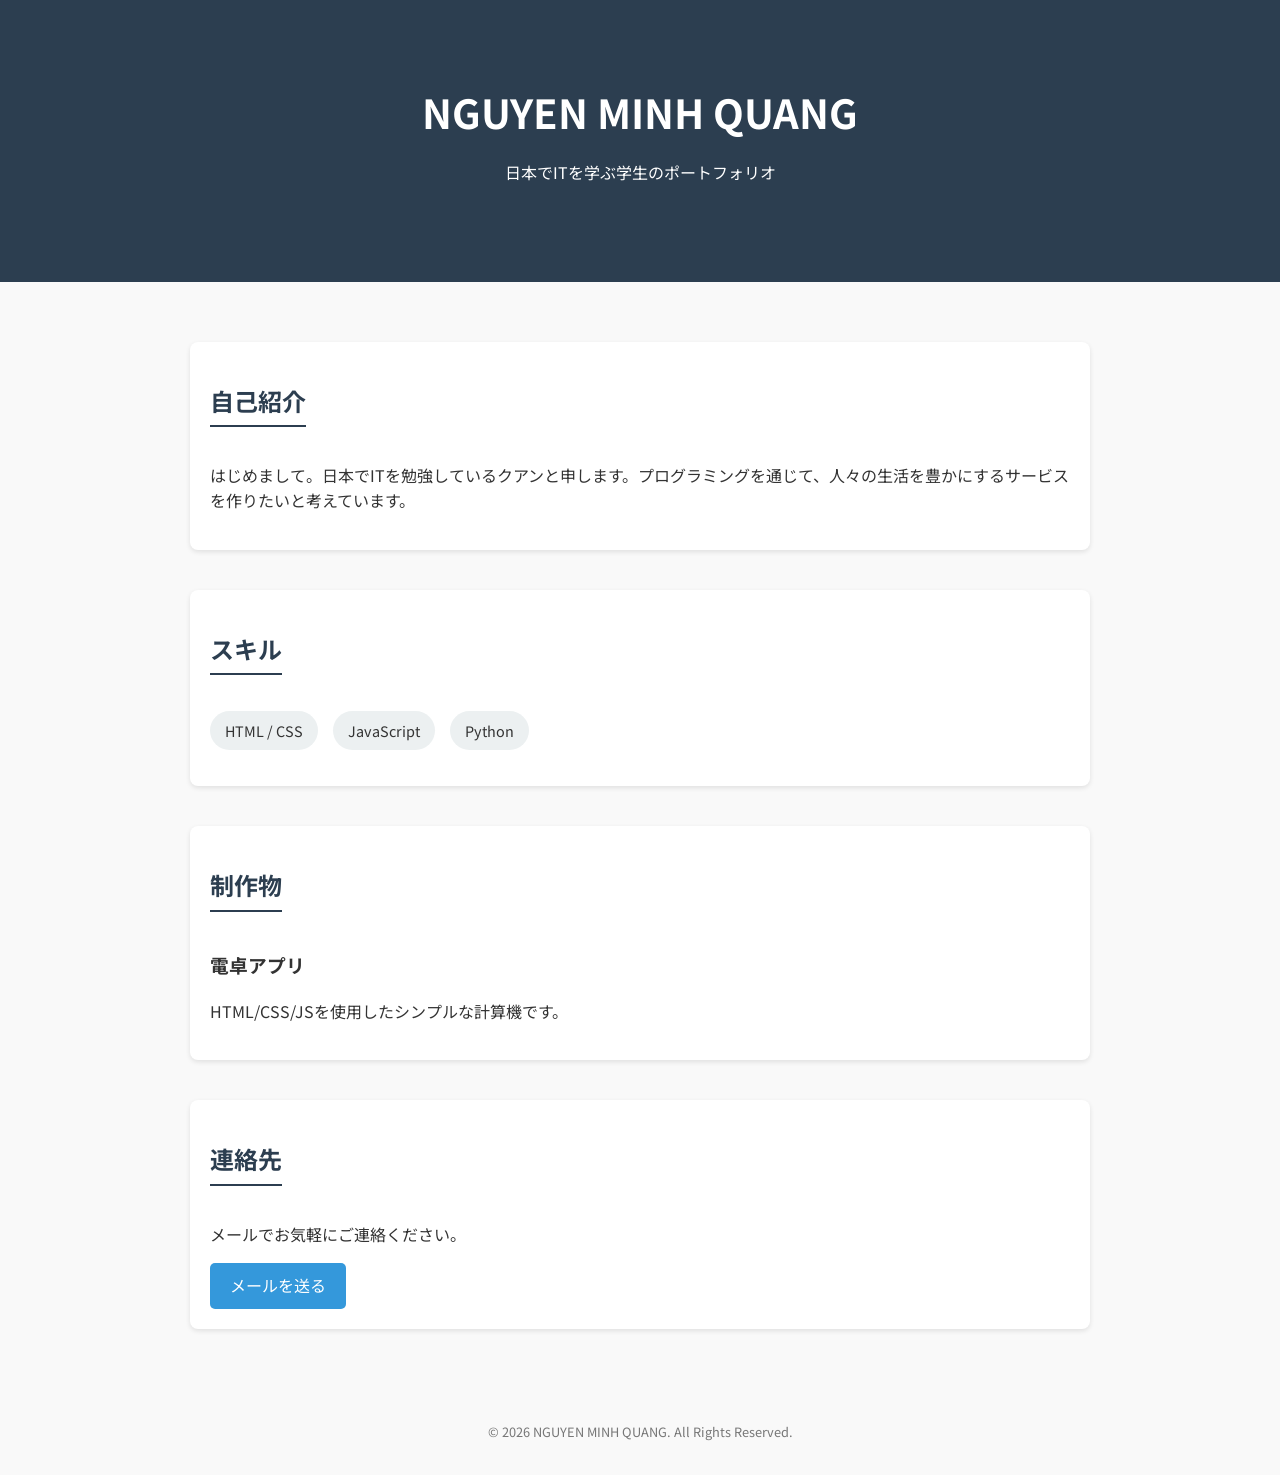
<file: index.html>
<!DOCTYPE html>
<html lang="ja">
<head>
    <meta charset="UTF-8">
    <meta name="viewport" content="width=device-width, initial-scale=1.0">
    <title>グエン・ミン・クアン | ポートフォリオ</title>
    <link rel="stylesheet" href="style.css">
    <link href="https://fonts.googleapis.com/css2?family=Noto+Sans+JP:wght@400;700&display=swap" rel="stylesheet">
</head>
<body>

    <header>
        <div class="container">
            <h1>NGUYEN MINH QUANG</h1>
            <p>日本でITを学ぶ学生のポートフォリオ</p>
        </div>
    </header>

    <main class="container">
        <section id="about">
            <h2>自己紹介</h2>
            <p>はじめまして。日本でITを勉強しているクアンと申します。プログラミングを通じて、人々の生活を豊かにするサービスを作りたいと考えています。</p>
        </section>

        <section id="skills">
            <h2>スキル</h2>
            <ul>
                <li>HTML / CSS</li>
                <li>JavaScript</li>
                <li>Python</li>
            </ul>
        </section>

        <section id="projects">
            <h2>制作物</h2>
            <div class="project-card">
                <h3>電卓アプリ</h3>
                <p>HTML/CSS/JSを使用したシンプルな計算機です。</p>
            </div>
        </section>

        <section id="contact">
            <h2>連絡先</h2>
            <p>メールでお気軽にご連絡ください。</p>
            <a href="mailto:your-email@example.com" class="btn">メールを送る</a>
        </section>
    </main>

    <footer>
        <p>&copy; 2026 NGUYEN MINH QUANG. All Rights Reserved.</p>
    </footer>

</body>
</html>
</file>
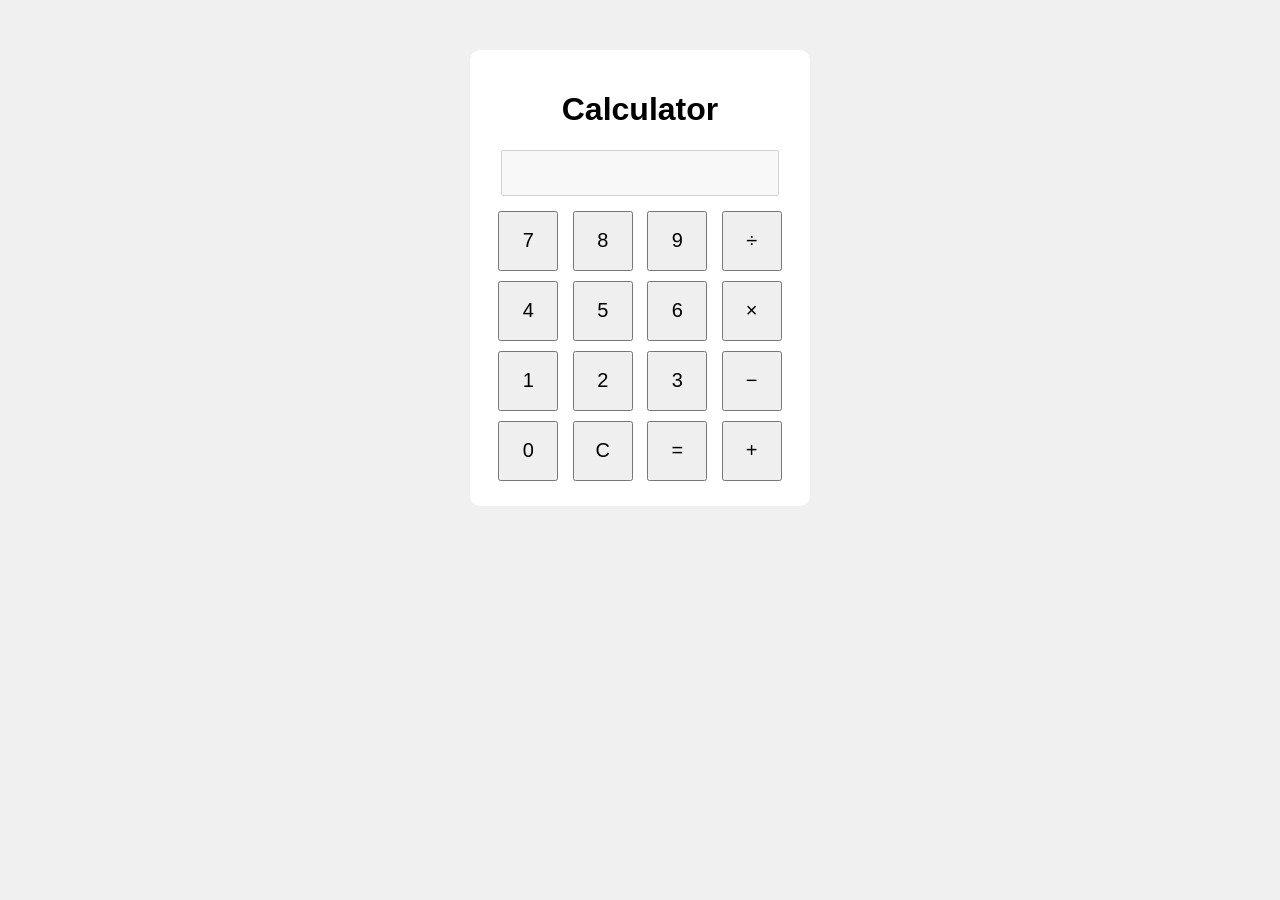
<file: calculator-app/index.html>
<!DOCTYPE html>
<html lang="ja">
<head>
    <meta charset="UTF-8">
    <title>Calculator App</title>
    <link rel="stylesheet" href="style.css">
</head>
<body>

<div class="calculator">
    <h1>Calculator</h1>

    <input type="text" id="display" disabled>

    <div class="buttons">
        <button onclick="appendValue('7')">7</button>
        <button onclick="appendValue('8')">8</button>
        <button onclick="appendValue('9')">9</button>
        <button onclick="appendValue('/')">÷</button>

        <button onclick="appendValue('4')">4</button>
        <button onclick="appendValue('5')">5</button>
        <button onclick="appendValue('6')">6</button>
        <button onclick="appendValue('*')">×</button>

        <button onclick="appendValue('1')">1</button>
        <button onclick="appendValue('2')">2</button>
        <button onclick="appendValue('3')">3</button>
        <button onclick="appendValue('-')">−</button>

        <button onclick="appendValue('0')">0</button>
        <button onclick="clearDisplay()">C</button>
        <button onclick="calculate()">=</button>
        <button onclick="appendValue('+')">+</button>
    </div>
</div>

<script src="script.js"></script>

</body>
</html>
</file>
<file: style.css>
body {
    font-family: 'Noto Sans JP', sans-serif;
    line-height: 1.6;
    color: #333;
    margin: 0;
    padding: 0;
    background-color: #f9f9f9;
}

.container {
    width: 80%;
    max-width: 900px;
    margin: 0 auto;
    padding: 20px;
}

/* Header */
header {
    background-color: #2c3e50;
    color: #fff;
    padding: 60px 0;
    text-align: center;
}

header h1 {
    margin: 0;
    font-size: 2.5rem;
}

/* Các Section */
section {
    margin: 40px 0;
    padding: 20px;
    background: #fff;
    border-radius: 8px;
    box-shadow: 0 2px 5px rgba(0,0,0,0.1);
}

h2 {
    border-bottom: 2px solid #2c3e50;
    display: inline-block;
    padding-bottom: 5px;
    color: #2c3e50;
}

ul {
    list-style: none;
    padding: 0;
    display: flex;
    gap: 15px;
}

ul li {
    background: #ecf0f1;
    padding: 8px 15px;
    border-radius: 20px;
    font-size: 0.9rem;
}

footer {
    text-align: center;
    padding: 20px;
    font-size: 0.8rem;
    color: #777;
}

.btn {
    display: inline-block;
    padding: 10px 20px;
    background: #3498db;
    color: #fff;
    text-decoration: none;
    border-radius: 5px;
}

.btn:hover {
    background: #2980b9;
}
</file>
<file: calculator-app/style.css>
body{
    font-family: Arial;
    background-color: #f0f0f0;
    text-align: center;
}

.calculator{
    width: 300px;
    margin: 50px auto;
    padding: 20px;
    background-color: white;
    border-radius: 10px;
}

#display{
    width: 90%;
    height: 40px;
    margin-bottom: 10px;
    font-size: 24px;
    text-align: right;
}

.buttons button{
    width: 60px;
    height: 60px;
    margin: 5px;
    font-size: 20px;
}
</file>
